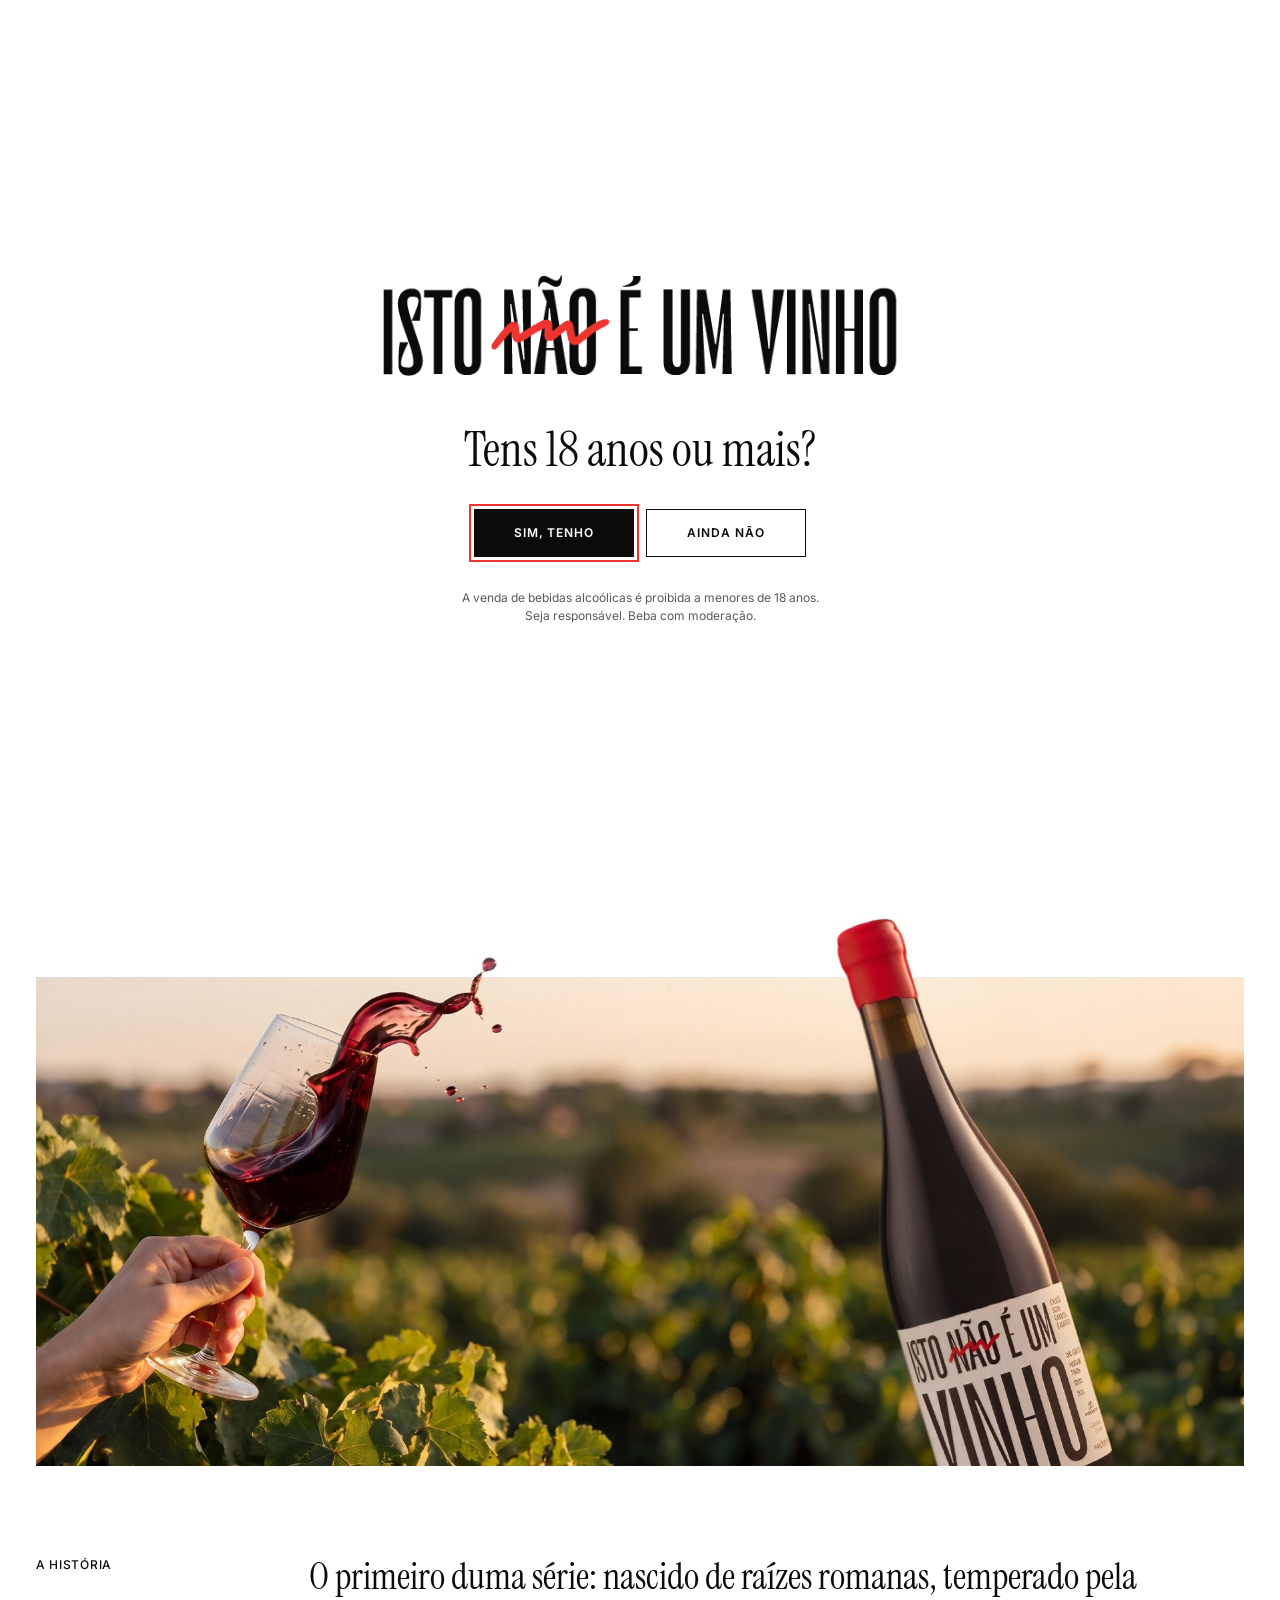
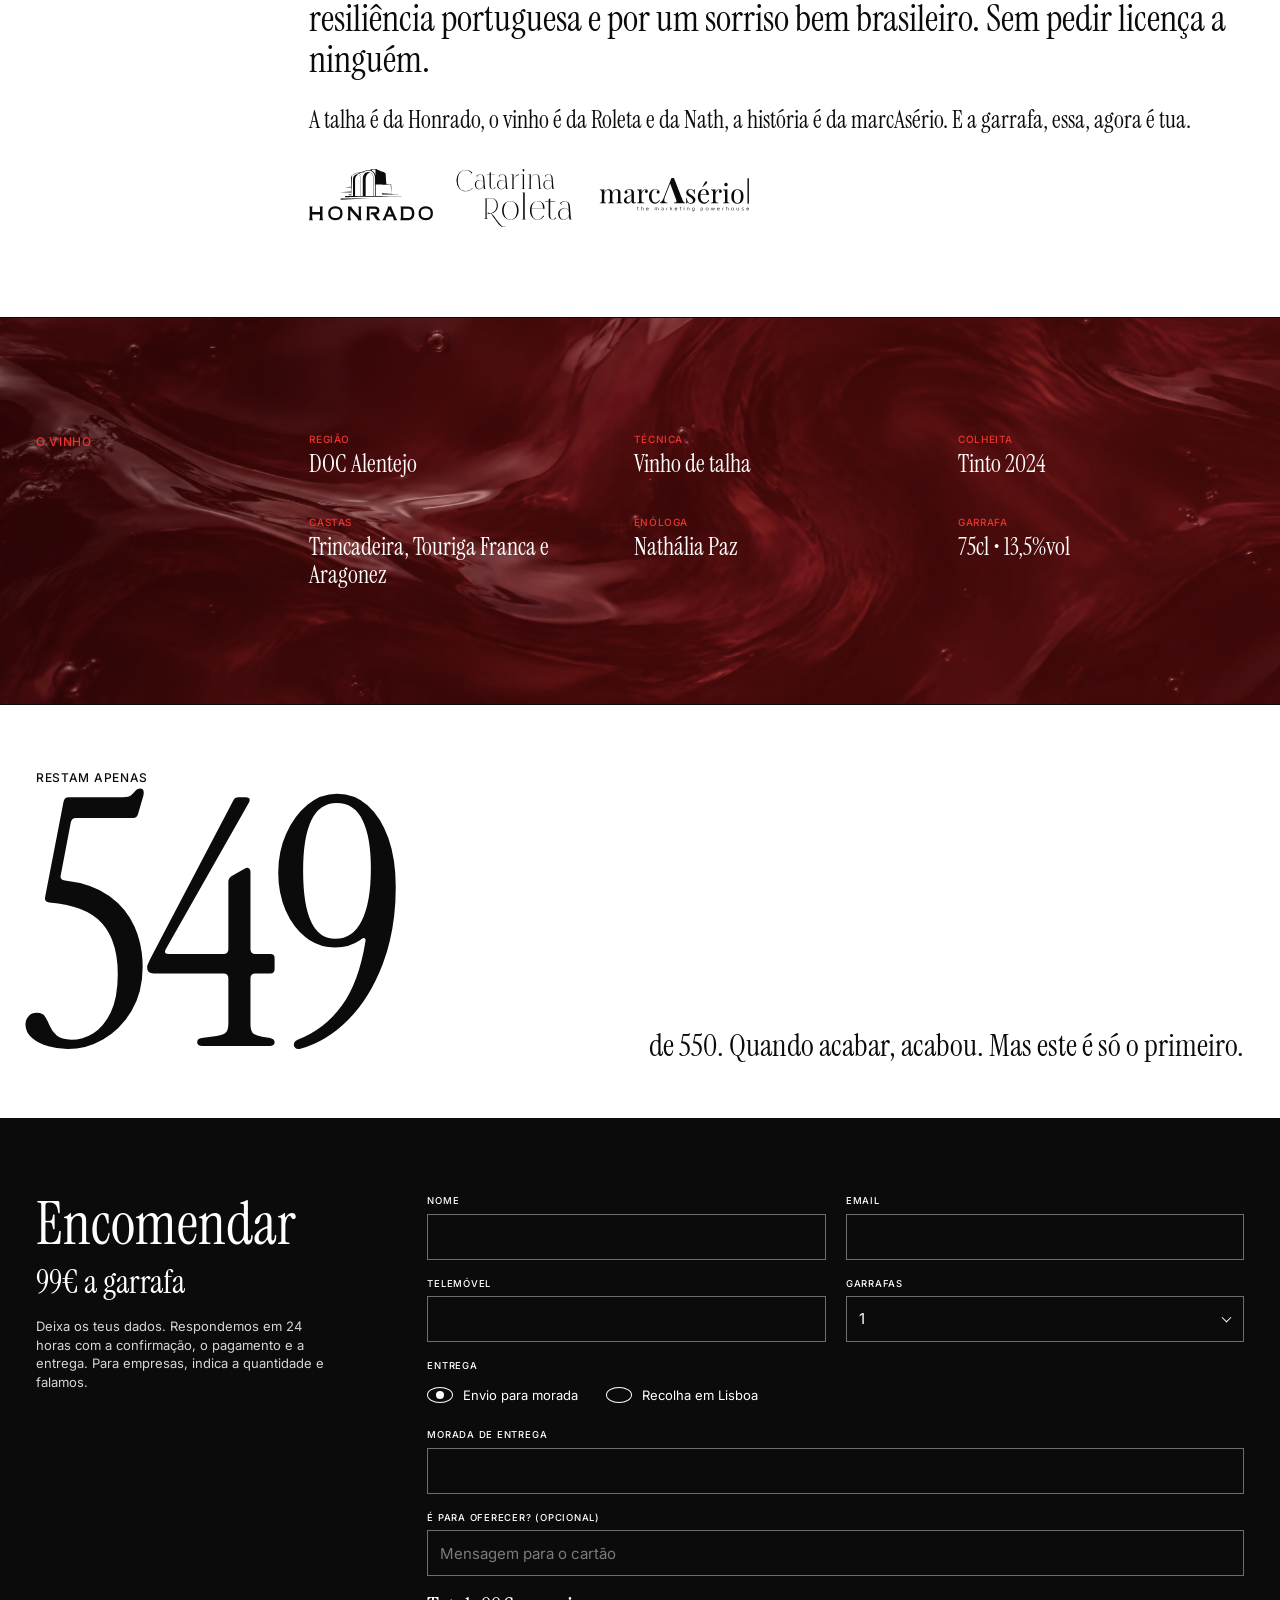
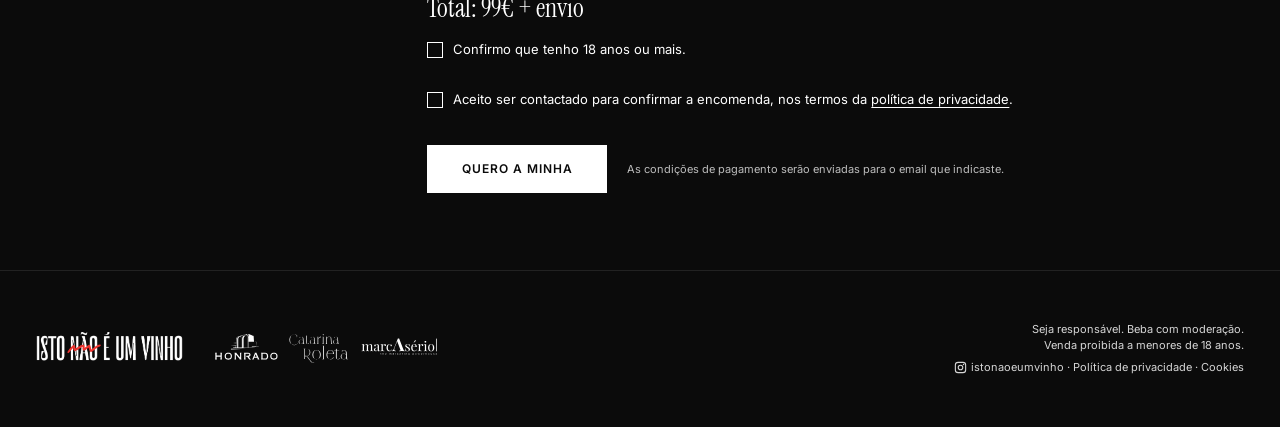
<file: index.html>
<!DOCTYPE html>
<html lang="pt-PT">
<head>
<meta charset="utf-8">
<meta name="viewport" content="width=device-width, initial-scale=1">
<title>Isto não é um Vinho | Vinho de talha DOC Alentejo, edição de 550</title>
<meta name="description" content="Isto não é um Vinho: vinho de talha DOC Alentejo, tinto 2024, numa edição limitada de 550 garrafas. Feito pela Honrado, Catarina Roleta e marcAsério.">
<link rel="canonical" href="https://istonaoeumvinho.pt/">
<meta name="theme-color" content="#0B0B0B">
<link rel="icon" type="image/png" href="assets/img/favicon.png">
<meta property="og:type" content="website">
<meta property="og:locale" content="pt_PT">
<meta property="og:site_name" content="Isto não é um Vinho">
<meta property="og:title" content="Isto não é um Vinho">
<meta property="og:description" content="É verão numa garrafa, é Alentejo. Vinho de talha DOC Alentejo, edição de 550 garrafas.">
<meta property="og:url" content="https://istonaoeumvinho.pt/">
<meta property="og:image" content="https://istonaoeumvinho.pt/assets/img/og.jpg?v=__VERSION__">
<meta name="twitter:card" content="summary_large_image">
<link rel="preload" href="assets/fonts/instrument-serif-latin-400-normal.woff2" as="font" type="font/woff2" crossorigin>
<link rel="stylesheet" href="assets/css/styles.css?v=__VERSION__">
</head>
<body class="bloqueado">

<!-- Entrada 18+ -->
<div class="idade" id="idade" role="dialog" aria-modal="true" aria-labelledby="idade-titulo">
  <div class="idade-box">
    <img src="assets/img/logo-header.png" alt="Isto não é um vinho" class="idade-logo" width="574" height="128">
    <h1 id="idade-titulo">Tens 18 anos ou mais?</h1>
    <div class="idade-btns">
      <button type="button" class="btn" id="idade-sim">Sim, tenho</button>
      <button type="button" class="btn btn-outline" id="idade-nao">Ainda não</button>
    </div>
    <p class="idade-nao-msg" id="idade-nao-msg" hidden>Então voltamos a falar daqui a uns anos.</p>
    <p class="idade-aviso">A venda de bebidas alcoólicas é proibida a menores de 18 anos.<br>Seja responsável. Beba com moderação.</p>
  </div>
</div>

<a class="skip" href="#conteudo">Saltar para o conteúdo</a>

<header class="header">
  <div class="wrap header-in">
    <a href="#topo" class="header-logo" aria-label="Isto não é um vinho — início">
      <img src="assets/img/logo-header.png" alt="Isto não é um vinho" width="574" height="128">
    </a>
    <nav class="nav" aria-label="Principal">
      <a href="#historia">A história</a>
      <a href="#vinho">O vinho</a>
      <a href="#encomendar" class="nav-cta">Encomendar</a>
    </nav>
  </div>
</header>

<main id="conteudo">

  <!-- Hero -->
  <section class="hero" id="topo">
    <div class="wrap hero-in">
      <h1 class="hero-logo">
        <img src="assets/img/logo-grande.svg" alt="Isto não é um vinho" width="893" height="846">
      </h1>
      <div class="hero-side">
        <p class="hero-claim">É verão numa<br>garrafa,<br>é Alentejo.</p>
        <p class="hero-meta"><b>DOC Alentejo</b><br><b>Vinho de talha</b><br><b>Tinto</b> 2024</p>
        <div class="hero-cta">
          <a class="btn btn-block" href="#encomendar">Quero encomendar!</a>
          <p class="hero-note">Edição limitada de <span data-total>550</span> garrafas</p>
        </div>
      </div>
    </div>
  </section>

  <!-- Fotografia da garrafa (a faixa branca em cima faz parte da imagem: a garrafa sai do enquadramento) -->
  <div class="wrap">
    <figure class="foto">
      <img src="assets/img/garrafa.jpg?v=__VERSION__" alt="Garrafa de Isto não é um Vinho e um copo de tinto numa vinha, ao fim da tarde" width="1810" height="847" loading="lazy">
    </figure>
  </div>

  <!-- História -->
  <section class="historia" id="historia">
    <div class="wrap grid-label">
      <h2 class="label">A história</h2>
      <div class="historia-body">
        <p class="lead">O primeiro duma série: nascido de raízes romanas, temperado pela resiliência portuguesa e por um sorriso bem brasileiro. Sem pedir licença a ninguém.</p>
        <p class="sub">A talha é da Honrado, o vinho é da Roleta e da Nath, a história é da marcAsério. E a garrafa, essa, agora é tua.</p>
        <div class="parceiros historia-logos">
          <img src="assets/img/logos-historia.svg" alt="" width="809" height="107" loading="lazy">
          <a href="https://www.instagram.com/honradovineyards/" target="_blank" rel="noopener" aria-label="Instagram da Honrado"></a>
          <a href="https://www.instagram.com/catarinacroleta/" target="_blank" rel="noopener" aria-label="Instagram da Catarina Roleta"></a>
          <a href="https://www.instagram.com/marcaserio/" target="_blank" rel="noopener" aria-label="Instagram da marcAsério"></a>
        </div>
      </div>
    </div>
  </section>

  <!-- O vinho -->
  <section class="vinho" id="vinho">
    <div class="vinho-fundo" aria-hidden="true"><div class="vinho-textura" id="vinho-textura"></div><div class="vinho-tinta"></div></div>
    <div class="wrap grid-label">
      <h2 class="label">O vinho</h2>
      <dl class="ficha">
        <div><dt>Região</dt><dd>DOC Alentejo</dd></div>
        <div><dt>Técnica</dt><dd>Vinho de talha</dd></div>
        <div><dt>Colheita</dt><dd>Tinto 2024</dd></div>
        <div><dt>Castas</dt><dd>Trincadeira, Touriga Franca e Aragonez</dd></div>
        <div><dt>Enóloga</dt><dd>Nathália Paz</dd></div>
        <div><dt>Garrafa</dt><dd>75cl • 13,5%vol</dd></div>
      </dl>
    </div>
  </section>

  <!-- Contador -->
  <section class="contador" aria-label="Garrafas disponíveis">
    <div class="wrap">
      <p class="label">Restam apenas</p>
      <div class="contador-row">
        <span class="contador-num" id="restam">550</span>
        <p class="contador-frase">de <span data-total>550</span>. Quando acabar, acabou. Mas este é só o primeiro.</p>
      </div>
    </div>
  </section>

  <!-- Encomendar -->
  <section class="encomenda" id="encomendar">
    <div class="wrap encomenda-in">
      <div class="encomenda-intro">
        <h2>Encomendar</h2>
        <p class="preco" id="preco">Preço em breve</p>
        <p class="encomenda-txt" id="encomenda-txt">Deixa os teus dados. Respondemos em 24 horas com a confirmação, o pagamento e a entrega. Para empresas, indica a quantidade e falamos.</p>
      </div>

      <form class="form" id="form" novalidate>
        <!-- anti-spam: campo escondido que só os bots preenchem -->
        <div class="hp" aria-hidden="true"><label>Website <input type="text" name="website" tabindex="-1" autocomplete="off"></label></div>

        <label class="field">Nome
          <input type="text" name="nome" autocomplete="name" required maxlength="120">
          <span class="err"></span>
        </label>
        <label class="field">Email
          <input type="email" name="email" autocomplete="email" required maxlength="160">
          <span class="err"></span>
        </label>
        <label class="field">Telemóvel
          <input type="tel" name="telemovel" autocomplete="tel" inputmode="tel" required maxlength="30">
          <span class="err"></span>
        </label>
        <label class="field">Garrafas
          <span class="select">
            <select name="quantidade" id="quantidade" required>
              <option value="1">1</option>
              <option value="2">2</option>
              <option value="3">3</option>
              <option value="6">6</option>
              <option value="12">12</option>
              <option value="Mais de 12 (empresas)">Mais de 12 (empresas)</option>
            </select>
          </span>
          <span class="err"></span>
        </label>

        <fieldset class="field full">
          <legend>Entrega</legend>
          <div class="radios">
            <label class="radio"><input type="radio" name="entrega" value="Envio para morada" checked><span>Envio para morada</span></label>
            <label class="radio"><input type="radio" name="entrega" value="Recolha em Lisboa"><span>Recolha em Lisboa</span></label>
          </div>
        </fieldset>

        <label class="field full" id="campo-morada">Morada de entrega
          <input type="text" name="morada" autocomplete="street-address" maxlength="300">
          <span class="err"></span>
        </label>

        <div class="recolha full" id="info-recolha" hidden>
          <p class="recolha-titulo">Onde levantar</p>
          <p>marcAsério<br>R. Fernando Namora 4, 6º D<br>2675-487 Odivelas</p>
          <p>Dias úteis, das 9h às 12h e das 14h às 18h<br><a href="tel:+351969420907">969 420 907</a> · <a href="https://www.google.com/maps/search/?api=1&amp;query=R.+Fernando+Namora+4,+2675-487+Odivelas" target="_blank" rel="noopener">Ver no mapa</a></p>
        </div>

        <label class="field full">É para oferecer? (opcional)
          <input type="text" name="mensagem" placeholder="Mensagem para o cartão" maxlength="200">
          <span class="err"></span>
        </label>

        <p class="full total" id="total-encomenda" hidden></p>

        <label class="check full"><input type="checkbox" name="maioridade" value="sim"><span>Confirmo que tenho 18 anos ou mais.</span></label>
        <label class="check full"><input type="checkbox" name="privacidade" value="sim"><span>Aceito ser contactado para confirmar a encomenda, nos termos da <a href="politica-privacidade.html">política de privacidade</a>.</span></label>

        <p class="form-msg full" id="form-msg" role="status" aria-live="polite"></p>

        <div class="actions full">
          <button type="submit" class="btn btn-light" id="enviar">Quero a minha</button>
          <span class="actions-note">As condições de pagamento serão enviadas para o email que indicaste.</span>
        </div>
      </form>

      <div class="sucesso" id="sucesso" tabindex="-1" hidden>
        <p class="sucesso-big">Recebido.</p>
        <p>Recebemos o teu pedido e enviámos-te um email com o resumo. Respondemos até amanhã com o pagamento e a entrega.</p>
        <p>Obrigado por entrares nesta brincadeira.</p>
      </div>
    </div>
  </section>

</main>

<footer class="footer">
  <div class="wrap footer-in">
    <div class="footer-marcas">
      <img src="assets/img/logo-footer.png" alt="Isto não é um vinho" class="footer-logo" width="916" height="205" loading="lazy">
      <div class="parceiros">
        <img src="assets/img/logos-footer.svg" alt="" class="footer-parceiros" width="499" height="66" loading="lazy">
        <a href="https://www.instagram.com/honradovineyards/" target="_blank" rel="noopener" aria-label="Instagram da Honrado"></a>
        <a href="https://www.instagram.com/catarinacroleta/" target="_blank" rel="noopener" aria-label="Instagram da Catarina Roleta"></a>
        <a href="https://www.instagram.com/marcaserio/" target="_blank" rel="noopener" aria-label="Instagram da marcAsério"></a>
      </div>
    </div>
    <div class="footer-info">
      <p>Seja responsável. Beba com moderação.<br>Venda proibida a menores de 18 anos.</p>
      <p>
        <a href="https://www.instagram.com/istonaoeumvinho/" id="link-instagram" rel="noopener" target="_blank" class="ig">
          <svg viewBox="0 0 24 24" width="13" height="13" aria-hidden="true"><rect x="2.5" y="2.5" width="19" height="19" rx="5" fill="none" stroke="currentColor" stroke-width="2"/><circle cx="12" cy="12" r="4.2" fill="none" stroke="currentColor" stroke-width="2"/><circle cx="17.6" cy="6.4" r="1.3" fill="currentColor"/></svg>istonaoeumvinho</a>
        · <a href="politica-privacidade.html">Política de privacidade</a>
        <span data-cookies hidden> · <a href="#" data-cookies>Cookies</a></span>
      </p>
    </div>
  </div>
</footer>

<script src="config.js?v=__VERSION__"></script>
<script src="assets/js/analytics.js?v=__VERSION__"></script>
<script src="assets/js/main.js?v=__VERSION__"></script>
</body>
</html>
</file>
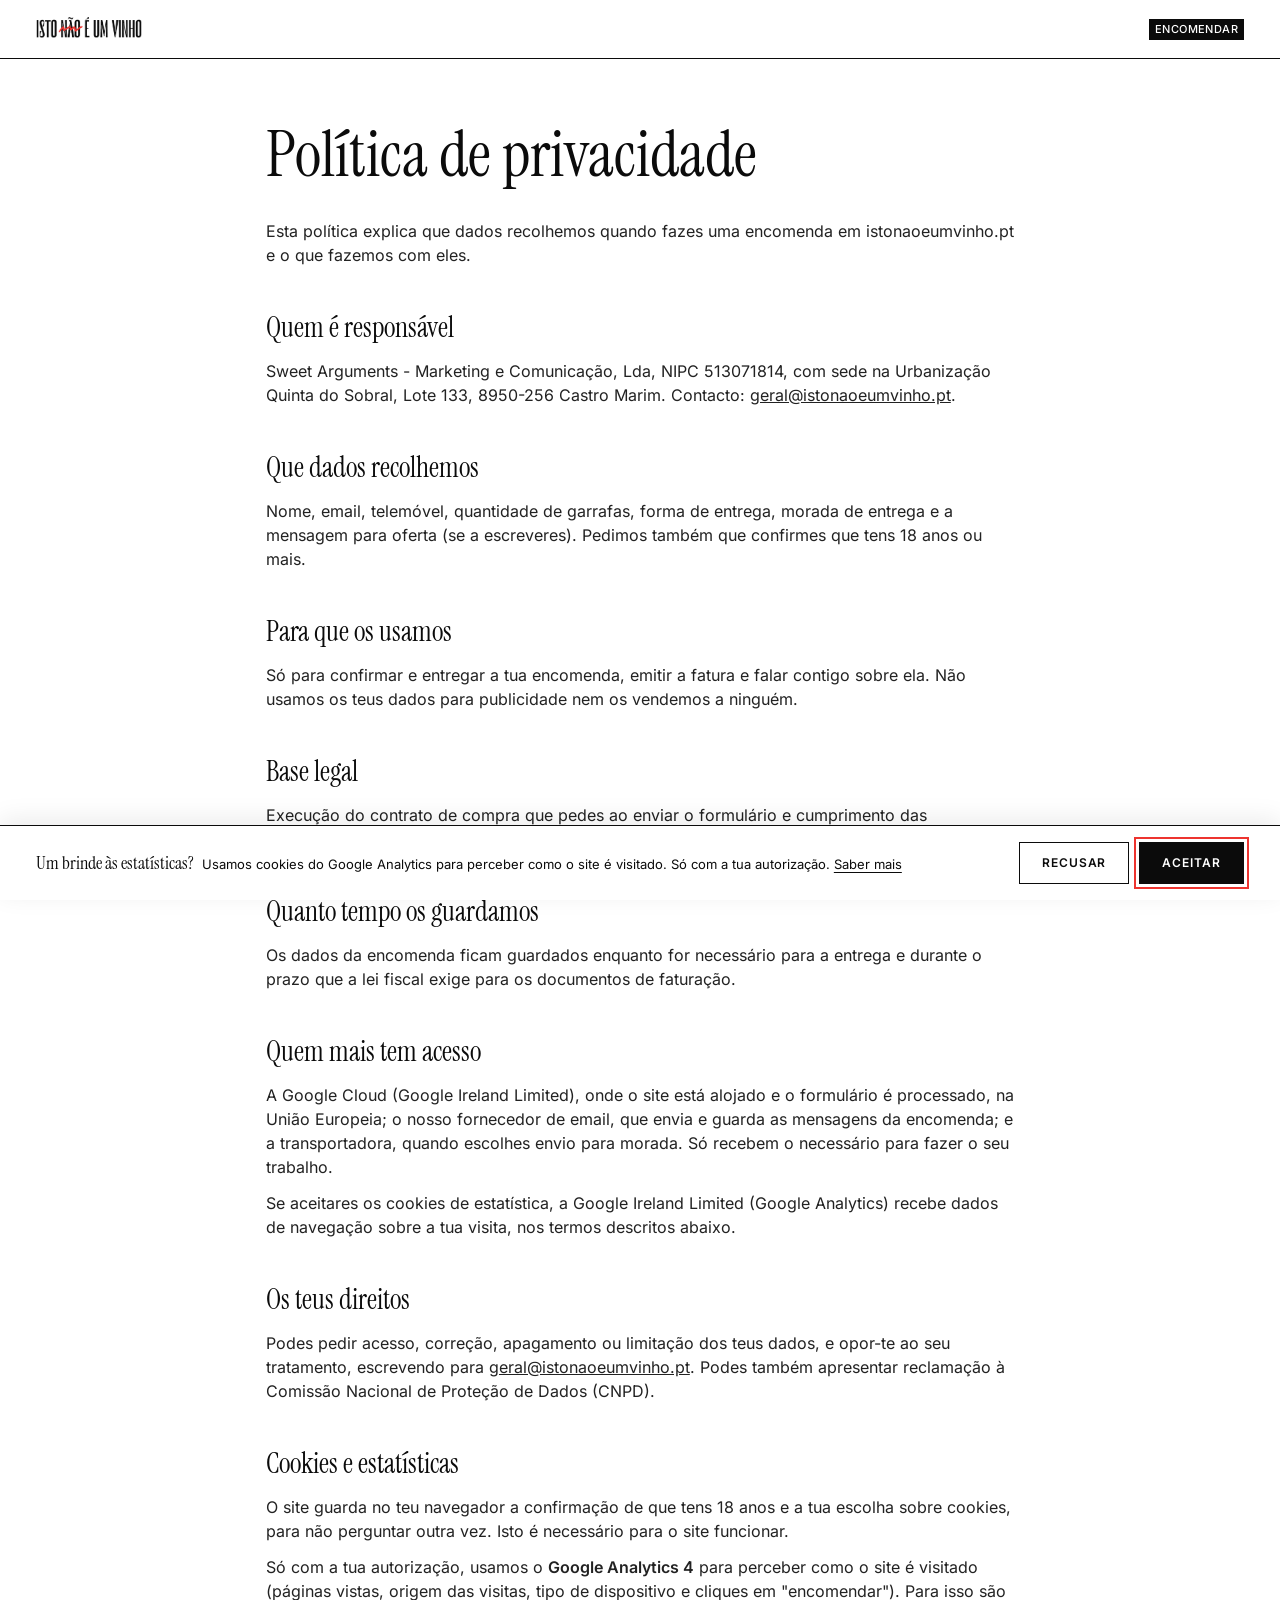
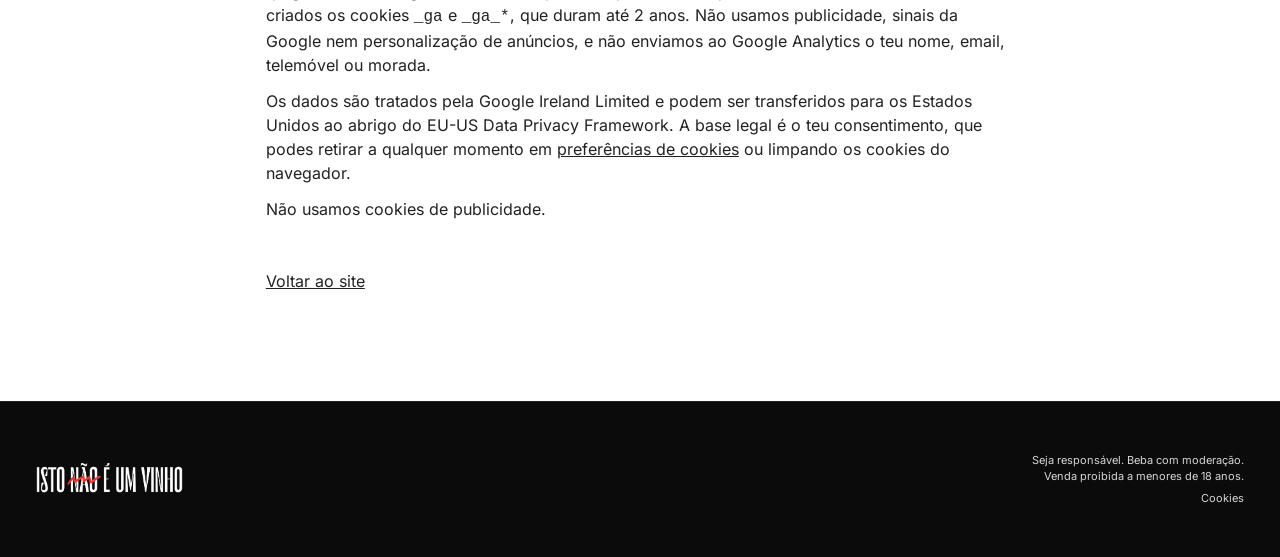
<file: politica-privacidade.html>
<!DOCTYPE html>
<html lang="pt-PT">
<head>
<meta charset="utf-8">
<meta name="viewport" content="width=device-width, initial-scale=1">
<title>Política de privacidade | Isto não é um Vinho</title>
<meta name="robots" content="noindex">
<link rel="icon" type="image/png" href="assets/img/favicon.png">
<link rel="stylesheet" href="assets/css/styles.css?v=__VERSION__">
</head>
<body>
<header class="header">
  <div class="wrap header-in">
    <a href="index.html" class="header-logo"><img src="assets/img/logo-header.png" alt="Isto não é um vinho" width="574" height="128"></a>
    <nav class="nav" aria-label="Principal"><a href="index.html#encomendar" class="nav-cta">Encomendar</a></nav>
  </div>
</header>
<main class="legal">
  <div class="wrap">
    <h1>Política de privacidade</h1>
    <p>Esta política explica que dados recolhemos quando fazes uma encomenda em istonaoeumvinho.pt e o que fazemos com eles.</p>

    <h2>Quem é responsável</h2>
    <p>Sweet Arguments - Marketing e Comunicação, Lda, NIPC 513071814, com sede na Urbanização Quinta do Sobral, Lote 133, 8950-256 Castro Marim. Contacto: <a href="mailto:geral@istonaoeumvinho.pt">geral@istonaoeumvinho.pt</a>.</p>

    <h2>Que dados recolhemos</h2>
    <p>Nome, email, telemóvel, quantidade de garrafas, forma de entrega, morada de entrega e a mensagem para oferta (se a escreveres). Pedimos também que confirmes que tens 18 anos ou mais.</p>

    <h2>Para que os usamos</h2>
    <p>Só para confirmar e entregar a tua encomenda, emitir a fatura e falar contigo sobre ela. Não usamos os teus dados para publicidade nem os vendemos a ninguém.</p>

    <h2>Base legal</h2>
    <p>Execução do contrato de compra que pedes ao enviar o formulário e cumprimento das obrigações fiscais.</p>

    <h2>Quanto tempo os guardamos</h2>
    <p>Os dados da encomenda ficam guardados enquanto for necessário para a entrega e durante o prazo que a lei fiscal exige para os documentos de faturação.</p>

    <h2>Quem mais tem acesso</h2>
    <p>A Google Cloud (Google Ireland Limited), onde o site está alojado e o formulário é processado, na União Europeia; o nosso fornecedor de email, que envia e guarda as mensagens da encomenda; e a transportadora, quando escolhes envio para morada. Só recebem o necessário para fazer o seu trabalho.</p>
    <p>Se aceitares os cookies de estatística, a Google Ireland Limited (Google Analytics) recebe dados de navegação sobre a tua visita, nos termos descritos abaixo.</p>

    <h2>Os teus direitos</h2>
    <p>Podes pedir acesso, correção, apagamento ou limitação dos teus dados, e opor-te ao seu tratamento, escrevendo para <a href="mailto:geral@istonaoeumvinho.pt">geral@istonaoeumvinho.pt</a>. Podes também apresentar reclamação à Comissão Nacional de Proteção de Dados (CNPD).</p>

    <h2 id="cookies">Cookies e estatísticas</h2>
    <p>O site guarda no teu navegador a confirmação de que tens 18 anos e a tua escolha sobre cookies, para não perguntar outra vez. Isto é necessário para o site funcionar.</p>
    <p>Só com a tua autorização, usamos o <strong>Google Analytics 4</strong> para perceber como o site é visitado (páginas vistas, origem das visitas, tipo de dispositivo e cliques em "encomendar"). Para isso são criados os cookies <code>_ga</code> e <code>_ga_*</code>, que duram até 2 anos. Não usamos publicidade, sinais da Google nem personalização de anúncios, e não enviamos ao Google Analytics o teu nome, email, telemóvel ou morada.</p>
    <p>Os dados são tratados pela Google Ireland Limited e podem ser transferidos para os Estados Unidos ao abrigo do EU-US Data Privacy Framework. A base legal é o teu consentimento, que podes retirar a qualquer momento em <a href="#" data-cookies>preferências de cookies</a> ou limpando os cookies do navegador.</p>
    <p>Não usamos cookies de publicidade.</p>

    <p style="margin-top:48px"><a href="index.html">Voltar ao site</a></p>
  </div>
</main>
<footer class="footer">
  <div class="wrap footer-in">
    <div class="footer-marcas"><img src="assets/img/logo-footer.png" alt="Isto não é um vinho" class="footer-logo" width="916" height="205"></div>
    <div class="footer-info"><p>Seja responsável. Beba com moderação.<br>Venda proibida a menores de 18 anos.</p><p><a href="#" data-cookies hidden>Cookies</a></p></div>
  </div>
</footer>
<script src="config.js?v=__VERSION__"></script>
<script src="assets/js/analytics.js?v=__VERSION__"></script>
</body>
</html>
</file>
<file: assets/css/styles.css>
/* Fontes (alojadas localmente, licença OFL) */
@font-face{font-family:"Instrument Serif";src:url("../fonts/instrument-serif-latin-400-normal.woff2") format("woff2");font-weight:400;font-display:swap}
@font-face{font-family:"Inter";src:url("../fonts/inter-latin-400-normal.woff2") format("woff2");font-weight:400;font-display:swap}
@font-face{font-family:"Inter";src:url("../fonts/inter-latin-500-normal.woff2") format("woff2");font-weight:500;font-display:swap}
@font-face{font-family:"Inter";src:url("../fonts/inter-latin-600-normal.woff2") format("woff2");font-weight:600;font-display:swap}

:root{
  --preto:#0B0B0B;
  --branco:#FFFFFF;
  --vermelho:#ED342F;
  --vinho:#5E0A0D;
  --cinza:#9C9C9C;
  --texto-suave:#5A5A5A;
  --serif:"Instrument Serif",Georgia,"Times New Roman",serif;
  --sans:"Inter",system-ui,-apple-system,"Segoe UI",Roboto,sans-serif;
  --max:1440px;
  --pad:clamp(16px,2.8vw,40px);
  --header-h:58px;
}

*,*::before,*::after{box-sizing:border-box}
html{scroll-behavior:smooth;-webkit-text-size-adjust:100%}
@media (prefers-reduced-motion:reduce){html{scroll-behavior:auto}*{transition:none!important;animation:none!important}}
body{margin:0;background:var(--branco);color:var(--preto);font-family:var(--sans);font-size:16px;line-height:1.5;-webkit-font-smoothing:antialiased;text-rendering:optimizeLegibility}
img,svg{display:block;max-width:100%}
a{color:inherit}
h1,h2,h3,p,dl,dd,figure{margin:0}
section[id]{scroll-margin-top:var(--header-h)}
:focus-visible{outline:2px solid var(--vermelho);outline-offset:3px}

.wrap{max-width:var(--max);margin-inline:auto;padding-inline:var(--pad)}
.label{font-family:var(--sans);font-weight:500;font-size:12px;letter-spacing:.06em;text-transform:uppercase}

.skip{position:absolute;left:-9999px;top:8px;z-index:200;background:var(--preto);color:var(--branco);padding:10px 16px}
.skip:focus{left:8px}

/* Botões */
.btn{display:inline-flex;align-items:center;justify-content:center;min-height:48px;padding:0 32px;background:var(--preto);color:var(--branco);border:1px solid var(--preto);font:600 12px/1 var(--sans);letter-spacing:.08em;text-transform:uppercase;text-decoration:none;cursor:pointer;transition:background .2s,color .2s}
.btn:hover{background:var(--branco);color:var(--preto)}
.btn-block{width:100%}
.btn-outline{background:transparent;color:var(--preto)}
.btn-outline:hover{background:var(--preto);color:var(--branco)}
.btn-light{background:var(--branco);color:var(--preto);border-color:var(--branco)}
.btn-light:hover{background:transparent;color:var(--branco)}
.btn[disabled]{opacity:.6;cursor:wait}

/* Cabeçalho */
.header{position:sticky;top:0;z-index:50;background:var(--branco);border-bottom:1px solid var(--preto)}
.header-in{display:flex;align-items:center;justify-content:space-between;gap:16px;min-height:var(--header-h)}
.header-logo img{height:24px;width:auto}
/* Na página inicial (com JS) o menu está sempre visível; o logo pequeno só entra depois de o logo grande sair do ecrã */
.header-auto .header-logo{opacity:0;visibility:hidden;transition:opacity .3s,visibility .3s}
.header-auto.visivel .header-logo{opacity:1;visibility:visible}
.nav{display:flex;align-items:center;gap:clamp(12px,2vw,24px);font:500 11px/1 var(--sans);letter-spacing:.04em;text-transform:uppercase}
.nav a{text-decoration:none;padding:6px 0;white-space:nowrap}
.nav a:hover{text-decoration:underline;text-underline-offset:4px}
.nav .nav-cta{background:var(--preto);color:var(--branco);padding:5px 6px}
.nav .nav-cta:hover{text-decoration:none;background:var(--vermelho)}

/* Hero */
.hero{min-height:calc(100vh - var(--header-h));min-height:calc(100svh - var(--header-h))} /* a foto só começa abaixo da dobra */
.hero-in{display:grid;grid-template-columns:minmax(0,1fr) minmax(200px,300px);gap:40px;align-items:end;padding-block:clamp(24px,2.4vw,36px) clamp(40px,6vw,72px)}
.hero-logo img{width:min(100%,780px);height:auto}
.hero-side{display:flex;flex-direction:column;gap:22px;font-family:var(--serif);text-transform:uppercase;padding-bottom:4px}
.hero-claim{font-size:clamp(20px,1.7vw,26px);line-height:1.08}
.hero-meta{font-size:clamp(20px,1.7vw,26px);line-height:1.04}
.hero-meta b{font-weight:400;-webkit-text-stroke:.7px currentColor;letter-spacing:-.005em}
.hero-cta{display:flex;flex-direction:column;gap:8px;margin-top:14px}
.hero-note{font:500 10px/1.3 var(--sans);letter-spacing:.04em;text-align:left}

/* Fotografia */
.foto{margin:0}
.foto img{display:block;width:100%;height:auto}

/* Grelha label + conteúdo */
.grid-label{display:grid;grid-template-columns:minmax(120px,1fr) minmax(0,4fr);gap:24px 40px}

/* História */
.historia .wrap{padding-block:clamp(56px,7vw,96px)}
.historia-body{display:flex;flex-direction:column;gap:clamp(18px,2vw,28px)}
.lead{font-family:var(--serif);font-size:clamp(26px,2.9vw,44px);line-height:1.12}
.sub{font-family:var(--serif);font-size:clamp(19px,1.9vw,28px);line-height:1.18}
.historia-logos{width:min(100%,440px);height:auto;margin-top:8px}
.historia-logos img{display:block;width:100%;height:auto}
/* Três logótipos num só SVG: uma zona de link por cima de cada um (Honrado, Catarina Roleta, marcAsério) */
.parceiros{position:relative;display:inline-block;line-height:0}
.parceiros a{position:absolute;top:0;bottom:0}
.parceiros a:nth-of-type(1){left:0;width:30.84%}
.parceiros a:nth-of-type(2){left:30.84%;width:32.22%}
.parceiros a:nth-of-type(3){left:63.06%;right:0}
.parceiros a:focus-visible{outline:2px solid currentColor;outline-offset:2px}

/* O vinho */
/* Fundo: textura do vinho (desce mais devagar que a página = parallax) + camada de cor por cima, como no rótulo */
.vinho{--vinho-cor:#843C3D;--vinho-mistura:color;--vinho-opacidade:.55;position:relative;isolation:isolate;overflow:hidden;color:var(--branco);background:#3A0507;border-block:1px solid var(--preto)}
.vinho-fundo{position:absolute;inset:0;z-index:-1;pointer-events:none}
.vinho-textura{position:absolute;left:0;right:0;top:-35%;height:170%;background:#3A0507 url("../img/vinho-textura.jpg") center/cover no-repeat;transform:translate3d(0,0,0) scale(1.08);will-change:transform}
.vinho-tinta{position:absolute;inset:0;background:var(--vinho-cor);opacity:.25}
.vinho-fundo::after{content:"";position:absolute;inset:0;background:var(--vinho-cor);mix-blend-mode:var(--vinho-mistura);opacity:var(--vinho-opacidade)}
.vinho-fundo::before{content:"";position:absolute;inset:0;z-index:1;background:linear-gradient(90deg,rgba(20,0,2,.45) 0%,rgba(20,0,2,0) 55%)}
.vinho .wrap{position:relative;padding-block:clamp(64px,9vw,128px)}
.vinho .label{color:var(--vermelho)}
.ficha{display:grid;grid-template-columns:repeat(3,minmax(0,1fr));gap:clamp(24px,3vw,40px) clamp(20px,3vw,40px)}
.ficha dt{font:500 10px/1.2 var(--sans);letter-spacing:.06em;text-transform:uppercase;color:var(--vermelho);margin-bottom:6px}
.ficha dd{font-family:var(--serif);font-size:clamp(20px,1.9vw,28px);line-height:1.12}

/* Contador */
.contador .wrap{padding-block:clamp(40px,5vw,64px) clamp(32px,4vw,48px)}
.contador-row{display:flex;flex-wrap:wrap;align-items:flex-end;justify-content:space-between;gap:8px 32px}
.contador-num{font-family:var(--serif);font-size:clamp(150px,27vw,420px);line-height:.82;letter-spacing:-.03em;margin-left:-.04em;font-variant-numeric:lining-nums}
.contador-frase{font-family:var(--serif);font-size:clamp(22px,2.4vw,36px);line-height:1.1;padding-bottom:.2em}

/* Encomendar */
.encomenda{background:var(--preto);color:var(--branco)}
.encomenda-in{display:grid;grid-template-columns:minmax(220px,1fr) minmax(0,2.4fr);gap:40px clamp(32px,4vw,64px);padding-block:clamp(56px,6vw,80px)}
.encomenda-intro{display:flex;flex-direction:column;gap:10px}
.encomenda h2{font-family:var(--serif);font-weight:400;font-size:clamp(44px,4.6vw,72px);line-height:1}
.preco{font-family:var(--serif);font-size:clamp(28px,2.6vw,40px);line-height:1.1}
.encomenda-txt{font-size:13px;line-height:1.45;color:#D6D6D6;max-width:300px;margin-top:6px}

.form{display:grid;grid-template-columns:repeat(2,minmax(0,1fr));gap:18px 20px;align-content:start}
.form[hidden]{display:none}
.form .full{grid-column:1/-1}
.hp{position:absolute!important;left:-10000px;width:1px;height:1px;overflow:hidden}
.field{display:flex;flex-direction:column;gap:7px;font:500 9.5px/1.2 var(--sans);letter-spacing:.08em;text-transform:uppercase;margin:0;padding:0;border:0;min-width:0}
.field[hidden]{display:none}
.field legend{padding:0;margin-bottom:8px}
.field input,.field select{width:100%;height:46px;padding:0 12px;background:transparent;color:var(--branco);border:1px solid #6E6E6E;border-radius:0;font:400 15px/1 var(--sans);letter-spacing:0;text-transform:none;-webkit-appearance:none;appearance:none;transition:border-color .2s}
.field input::placeholder{color:#7A7A7A}
.field input:focus,.field select:focus{outline:none;border-color:var(--branco)}
.select{position:relative;display:block}
.select::after{content:"";position:absolute;right:14px;top:50%;width:7px;height:7px;border-right:1.5px solid var(--branco);border-bottom:1.5px solid var(--branco);transform:translateY(-70%) rotate(45deg);pointer-events:none}
.field select{background:var(--preto);padding-right:36px;cursor:pointer}
.err{font:400 12px/1.3 var(--sans);letter-spacing:0;text-transform:none;color:#FF8A80;min-height:0}
.err:empty{display:none}
.field.invalid input,.field.invalid select{border-color:#FF8A80}

.radios{display:flex;flex-wrap:wrap;gap:8px 28px}
.radio,.check{display:flex;align-items:center;gap:10px;font:400 13px/1.35 var(--sans);letter-spacing:0;text-transform:none;cursor:pointer;min-height:32px}
.radio input{appearance:none;-webkit-appearance:none;width:16px;height:16px;margin:0;border-radius:50%;border:1.5px solid var(--branco);flex:0 0 auto;display:grid;place-content:center;cursor:pointer}
.radio input::before{content:"";width:8px;height:8px;border-radius:50%;background:var(--branco);transform:scale(0);transition:transform .15s}
.radio input:checked::before{transform:scale(1)}
.check{align-items:flex-start}
.check input{appearance:none;-webkit-appearance:none;width:16px;height:16px;margin:1px 0 0;border:1.5px solid var(--branco);background:transparent;flex:0 0 auto;display:grid;place-content:center;cursor:pointer}
.check input::before{content:"";width:9px;height:5px;border-left:2px solid var(--preto);border-bottom:2px solid var(--preto);transform:rotate(-45deg) translate(1px,-1px) scale(0);transition:transform .15s}
.check input:checked{background:var(--branco)}
.check input:checked::before{transform:rotate(-45deg) translate(1px,-1px) scale(1)}
.check.invalid input{border-color:#FF8A80}
.check a{text-underline-offset:3px}

.recolha{border:1px solid #6E6E6E;padding:16px 18px;display:flex;flex-direction:column;gap:10px;font:400 14px/1.5 var(--sans)}
.recolha[hidden]{display:none}
.recolha .recolha-titulo{font:500 9.5px/1.2 var(--sans);letter-spacing:.08em;text-transform:uppercase}
.recolha a{text-underline-offset:3px}
.total{font-family:var(--serif);font-size:26px;line-height:1.1}
.form-msg{font-size:14px;min-height:0}
.form-msg:empty{display:none}
.form-msg.erro{color:#FF8A80}
.actions{display:flex;flex-wrap:wrap;align-items:center;gap:12px 20px;margin-top:4px}
.actions .btn{min-width:180px}
.actions-note{font-size:11px;color:#BDBDBD}

.sucesso{display:flex;flex-direction:column;gap:16px;font-family:var(--serif);outline:none}
.sucesso[hidden]{display:none}
.sucesso-big{font-size:clamp(44px,5vw,80px);line-height:1;text-transform:uppercase}
.sucesso p:not(.sucesso-big){font-size:clamp(20px,2vw,26px);line-height:1.25;max-width:640px}

/* Rodapé */
.footer{background:var(--preto);color:var(--branco);border-top:1px solid #222}
.footer-in{display:flex;flex-wrap:wrap;align-items:center;justify-content:space-between;gap:28px 40px;padding-block:clamp(36px,4vw,56px)}
.footer-marcas{display:flex;flex-wrap:wrap;align-items:center;gap:20px 32px}
.footer-logo{height:clamp(26px,2.6vw,38px);width:auto}
.footer-parceiros{height:clamp(24px,2.3vw,32px);width:auto}
.footer-info{display:flex;flex-direction:column;gap:6px;font-size:11px;line-height:1.45;text-align:right;color:#D6D6D6}
.footer-info a{text-decoration:none}
.footer-info a:hover{text-decoration:underline;text-underline-offset:3px}
.ig{display:inline-flex;align-items:center;gap:4px;vertical-align:middle}

/* Entrada 18+ */
.idade{position:fixed;inset:0;z-index:100;background:var(--branco);display:flex;align-items:center;justify-content:center;padding:32px 16px;overflow:auto}
.idade[hidden]{display:none}
.idade-box{display:flex;flex-direction:column;align-items:center;gap:32px;text-align:center;max-width:720px;width:100%}
.idade-logo{width:min(100%,520px);height:auto}
.idade h1{font-family:var(--serif);font-weight:400;font-size:clamp(30px,4vw,48px);line-height:1.1}
.idade-btns{display:flex;flex-wrap:wrap;gap:12px;justify-content:center}
.idade-btns .btn{min-width:160px}
.idade-nao-msg{font-family:var(--serif);font-size:26px}
.idade-aviso{font-size:12px;line-height:1.5;color:var(--texto-suave)}
body.bloqueado{overflow:hidden}

/* Banner de cookies */
.cookies{position:fixed;left:0;right:0;bottom:0;z-index:90;background:var(--branco);color:var(--preto);border-top:1px solid var(--preto);box-shadow:0 -6px 24px rgba(0,0,0,.08)}
.cookies[hidden]{display:none}
.cookies-in{max-width:var(--max);margin:0 auto;padding:16px var(--pad);display:flex;flex-wrap:wrap;align-items:center;justify-content:space-between;gap:12px 32px}
.cookies p{margin:0;flex:1 1 420px;font-size:13px;line-height:1.5}
.cookies strong{font-family:var(--serif);font-weight:400;font-size:18px;margin-right:4px}
.cookies a{text-underline-offset:3px}
.cookies-btns{display:flex;gap:10px;flex-wrap:wrap}
.cookies .btn{min-height:42px;padding:0 22px}
@media (max-width:640px){.cookies-btns{width:100%}.cookies .btn{flex:1}}

/* Página legal */
.legal .wrap{max-width:820px;padding-block:64px 96px}
.legal h1{font-family:var(--serif);font-weight:400;font-size:clamp(40px,5vw,64px);line-height:1;margin-bottom:32px}
.legal h2{font-family:var(--serif);font-weight:400;font-size:28px;margin:40px 0 10px}
.legal p{color:#222;margin-bottom:12px}

/* Responsivo */
@media (max-width:900px){
  .hero-in{grid-template-columns:1fr;gap:32px}
  .hero-side{display:grid;grid-template-columns:1fr 1fr;gap:20px}
  .hero-cta{grid-column:1/-1;margin-top:0}
  .hero-note{text-align:left}
  .grid-label{grid-template-columns:1fr}
  .encomenda-in{grid-template-columns:1fr}
  .encomenda-txt{max-width:520px}
  .footer-info{text-align:left}
}
@media (max-width:640px){
  :root{--header-h:54px}
  .header-logo img{height:18px}
  .header-in{gap:10px}
  .header-logo img{height:16px}
  .nav{gap:12px;font-size:10px;letter-spacing:.02em}
  .ficha{grid-template-columns:repeat(2,minmax(0,1fr))}
  .form{grid-template-columns:1fr}
  .contador-row{flex-direction:column;align-items:flex-start}
  .actions .btn{width:100%}
}
@media (max-width:380px){
  .hero-side{grid-template-columns:1fr}
}
</file>
